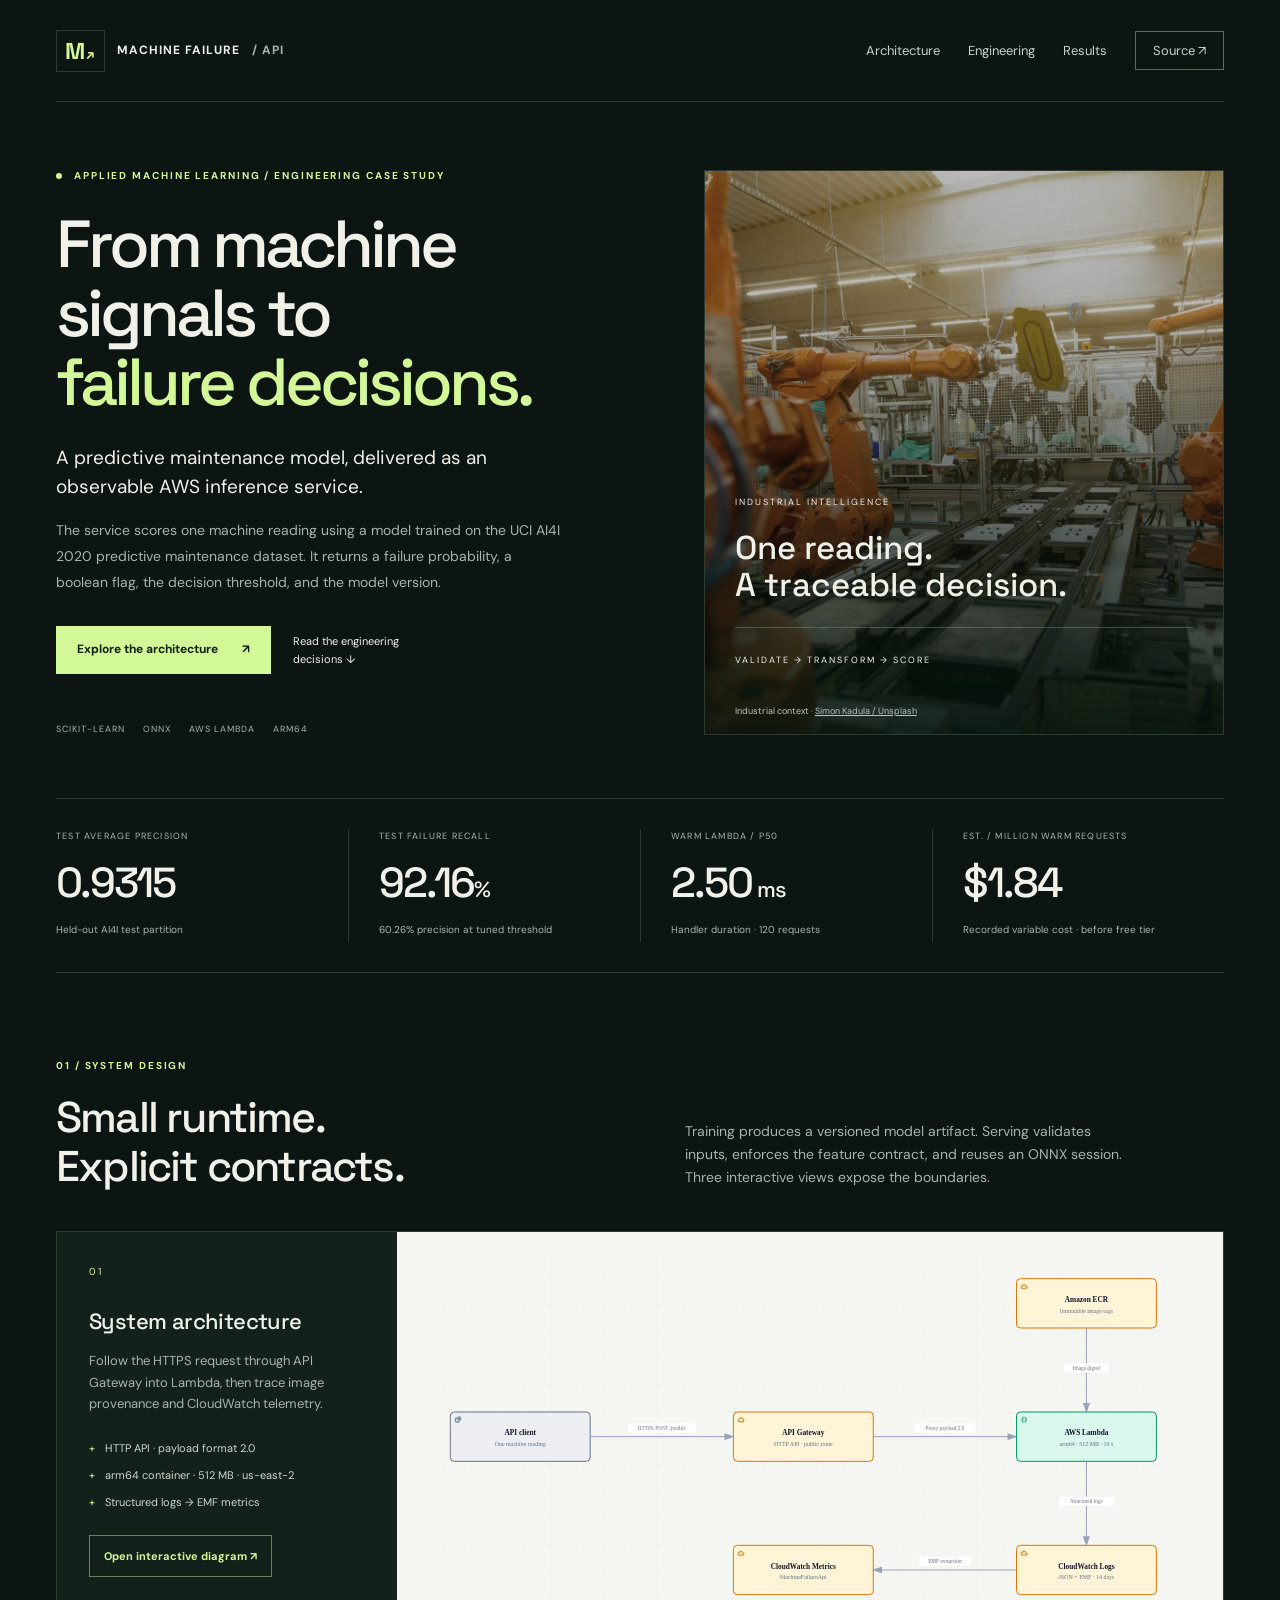
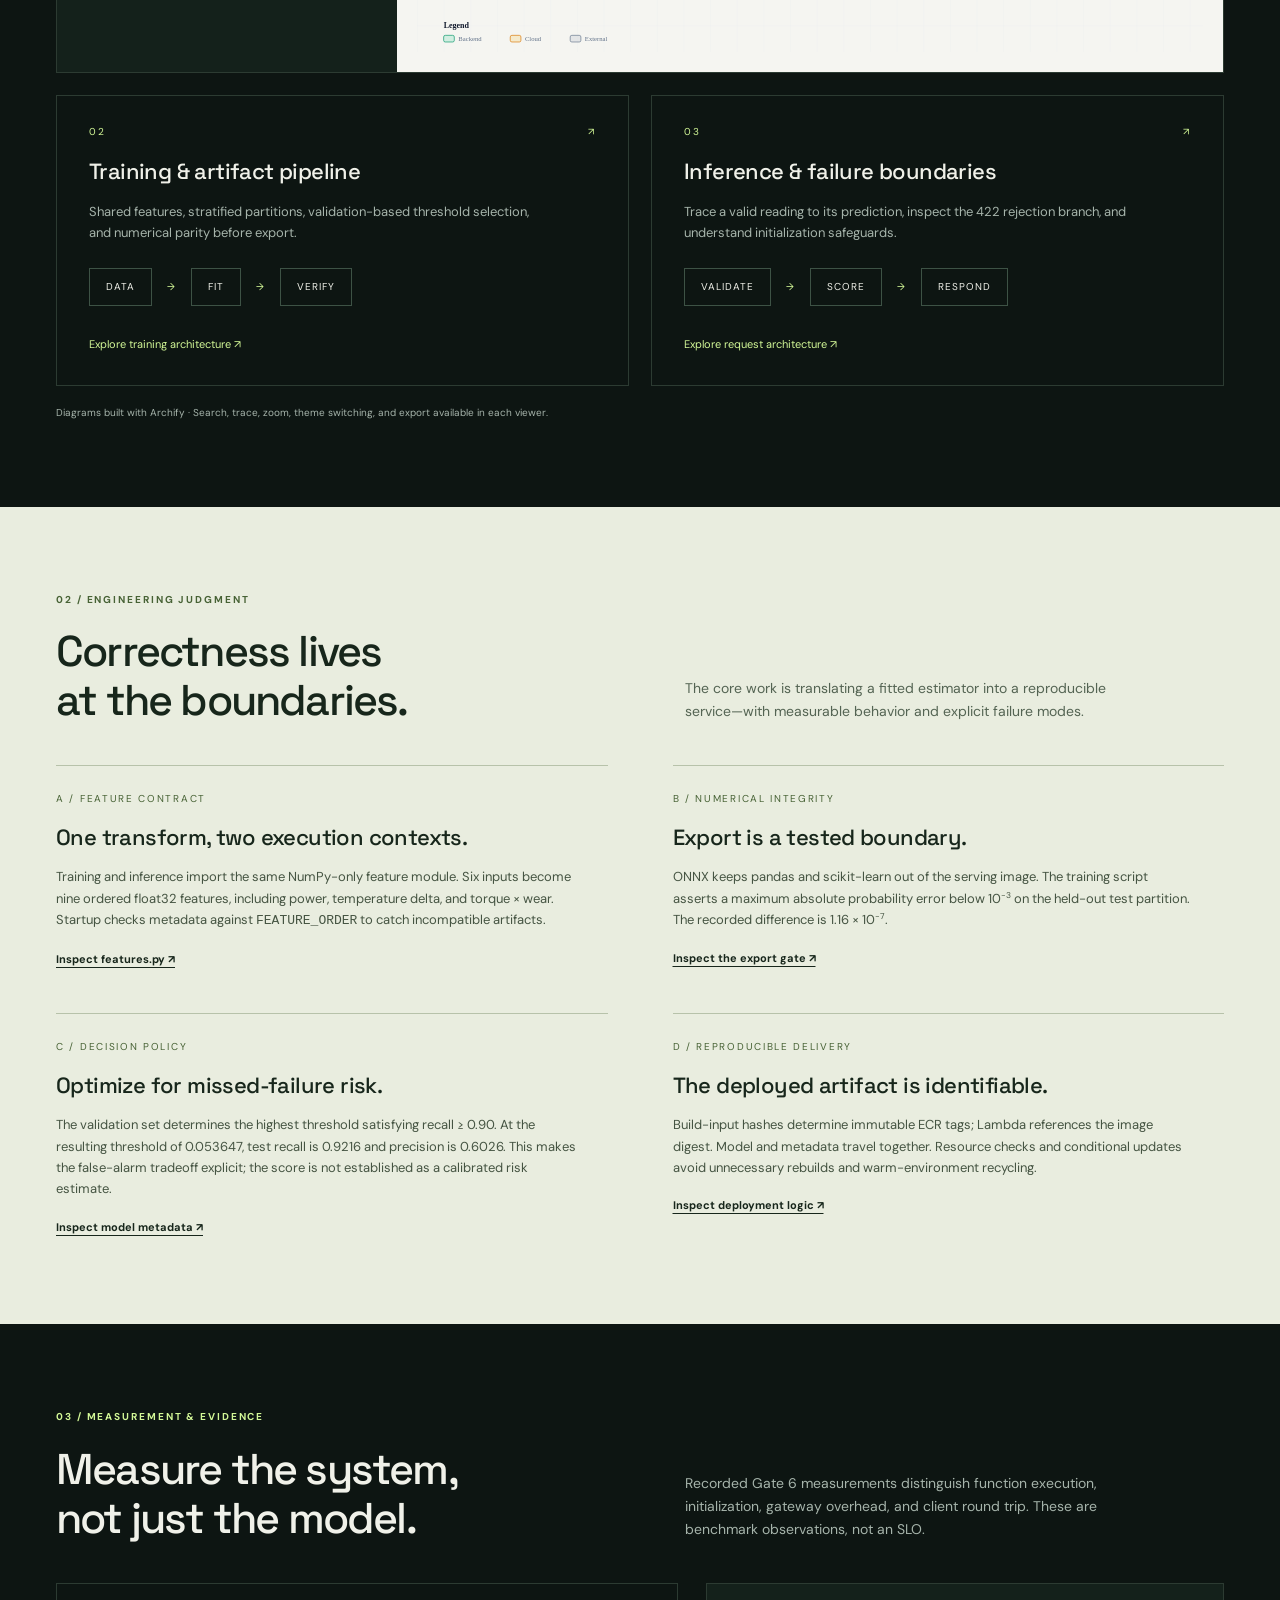
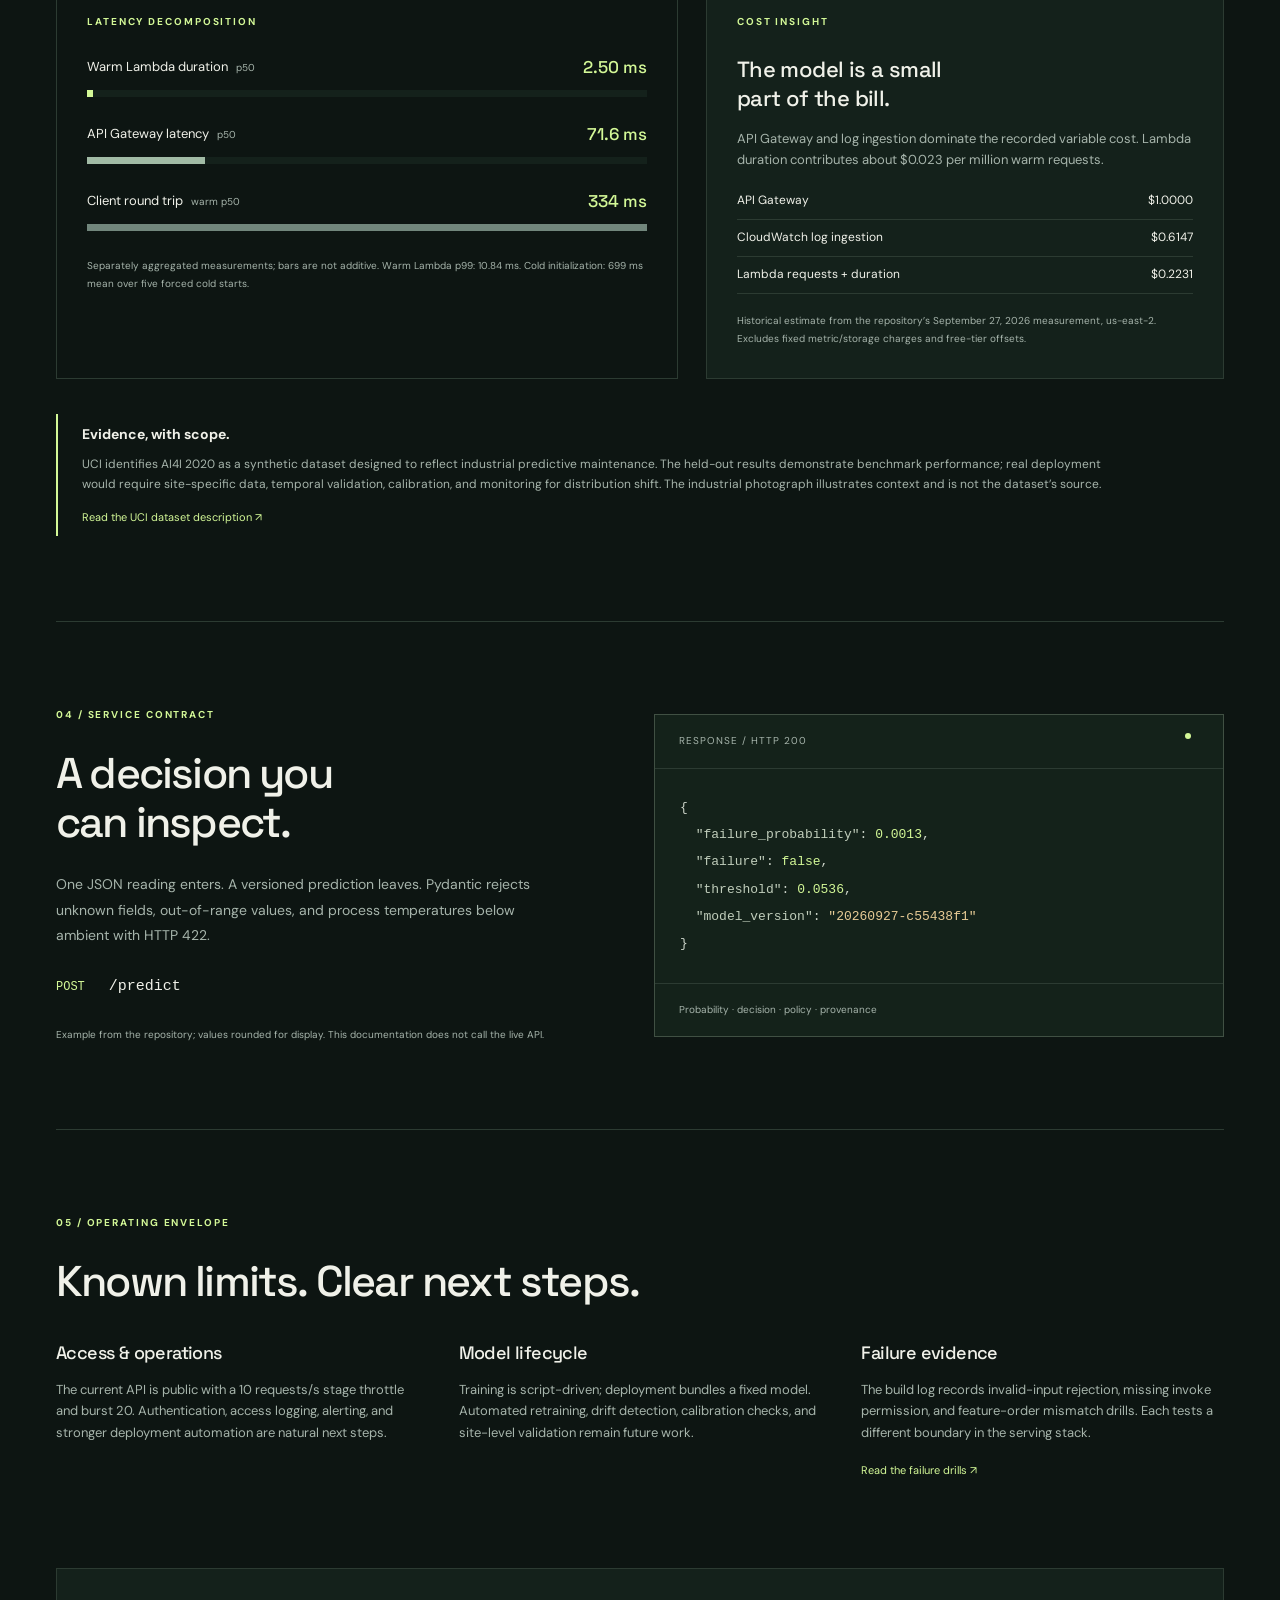
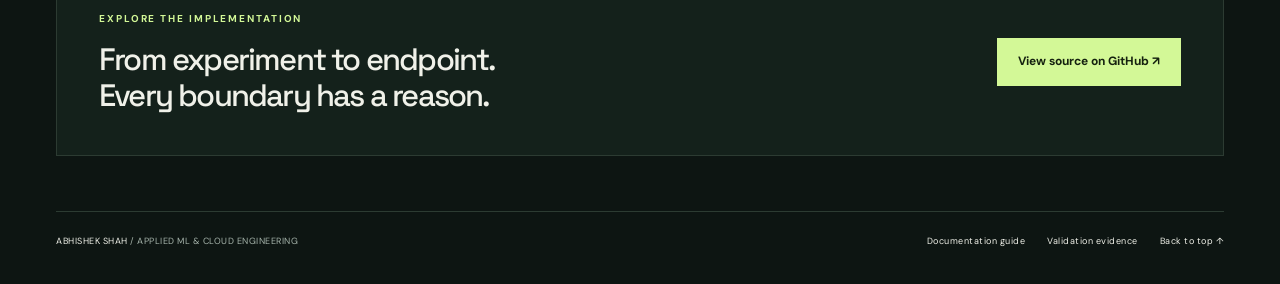
<file: docs/index.html>
<!doctype html>
<html lang="en">
<head>
<meta charset="utf-8"><meta name="viewport" content="width=device-width, initial-scale=1">
<title>Machine Failure API — Applied ML, engineered end to end</title>
<meta name="description" content="An engineering case study in predictive maintenance: gradient boosting, verified ONNX export, and observable serverless inference on AWS.">
<link rel="stylesheet" href="assets/style.css">
</head>
<body>
<a class="skip" href="#main">Skip to content</a>
<header class="nav wrap"><a class="brand" href="#"><span class="mark">M<span>↗</span></span> MACHINE FAILURE <small>/ API</small></a><nav aria-label="Main navigation"><a href="#architecture">Architecture</a><a href="#engineering">Engineering</a><a href="#results">Results</a><a class="repo" href="https://github.com/abh2050/machine-failure-api-aws-ECR">Source ↗</a></nav></header>
<main id="main">
<section class="hero wrap">
<div class="hero-copy"><p class="eyebrow"><span class="dot"></span> APPLIED MACHINE LEARNING / ENGINEERING CASE STUDY</p><h1>From machine<br>signals to<br><em>failure decisions.</em></h1><p class="lead">A predictive maintenance model, delivered as an observable AWS inference service.</p><p class="intro">The service scores one machine reading using a model trained on the UCI AI4I 2020 predictive maintenance dataset. It returns a failure probability, a boolean flag, the decision threshold, and the model version.</p><div class="actions"><a class="button" href="#architecture">Explore the architecture <span>↗</span></a><a class="text-link" href="#engineering">Read the engineering decisions ↓</a></div><div class="stack"><span>SCIKIT-LEARN</span><span>ONNX</span><span>AWS LAMBDA</span><span>ARM64</span></div></div>
<figure class="hero-image"><img src="assets/factory.jpg" alt="Orange industrial robotic arms on an automotive assembly line" width="1800" height="1200"><div class="photo-label"><span>INDUSTRIAL INTELLIGENCE</span><strong>One reading.<br>A traceable decision.</strong><div class="photo-rule"></div><span>VALIDATE → TRANSFORM → SCORE</span></div><figcaption>Industrial context · <a href="https://unsplash.com/photos/a-factory-filled-with-lots-of-orange-machines-8gr6bObQLOI">Simon Kadula / Unsplash</a></figcaption></figure>
</section>
<section class="metrics wrap" aria-label="Recorded project results"><div><span class="metric-label">TEST AVERAGE PRECISION</span><strong>0.9315</strong><small>Held-out AI4I test partition</small></div><div><span class="metric-label">TEST FAILURE RECALL</span><strong>92.16<span>%</span></strong><small>60.26% precision at tuned threshold</small></div><div><span class="metric-label">WARM LAMBDA / P50</span><strong>2.50<span> ms</span></strong><small>Handler duration · 120 requests</small></div><div><span class="metric-label">EST. / MILLION WARM REQUESTS</span><strong>$1.84</strong><small>Recorded variable cost · before free tier</small></div></section>
<section class="section wrap" id="architecture"><div class="section-head"><div><p class="eyebrow">01 / SYSTEM DESIGN</p><h2>Small runtime.<br>Explicit contracts.</h2></div><p>Training produces a versioned model artifact. Serving validates inputs, enforces the feature contract, and reuses an ONNX session. Three interactive views expose the boundaries.</p></div>
<div class="diagram-feature"><div class="diagram-copy"><span class="number">01</span><h3>System architecture</h3><p>Follow the HTTPS request through API Gateway into Lambda, then trace image provenance and CloudWatch telemetry.</p><ul class="facts"><li>HTTP API · payload format 2.0</li><li>arm64 container · 512 MB · us-east-2</li><li>Structured logs → EMF metrics</li></ul><a class="button secondary" href="diagrams/system-architecture.html">Open interactive diagram ↗</a></div><a class="diagram-preview" href="diagrams/system-architecture.html" aria-label="Explore the system architecture"><img src="assets/system-architecture.svg" alt="System architecture linking the client, API Gateway, Lambda, ECR and CloudWatch"></a></div>
<div class="diagram-grid"><a class="diagram-card" href="diagrams/training-pipeline.html"><span class="number">02 <span>↗</span></span><h3>Training &amp; artifact pipeline</h3><p>Shared features, stratified partitions, validation-based threshold selection, and numerical parity before export.</p><div class="mini-flow"><span>DATA</span><b>→</b><span>FIT</span><b>→</b><span>VERIFY</span></div><span class="card-link">Explore training architecture ↗</span></a><a class="diagram-card" href="diagrams/inference-path.html"><span class="number">03 <span>↗</span></span><h3>Inference &amp; failure boundaries</h3><p>Trace a valid reading to its prediction, inspect the 422 rejection branch, and understand initialization safeguards.</p><div class="mini-flow"><span>VALIDATE</span><b>→</b><span>SCORE</span><b>→</b><span>RESPOND</span></div><span class="card-link">Explore request architecture ↗</span></a></div><p class="caption">Diagrams built with Archify · Search, trace, zoom, theme switching, and export available in each viewer.</p></section>
<section class="engineering-band" id="engineering"><div class="section wrap"><div class="section-head"><div><p class="eyebrow">02 / ENGINEERING JUDGMENT</p><h2>Correctness lives<br>at the boundaries.</h2></div><p>The core work is translating a fitted estimator into a reproducible service—with measurable behavior and explicit failure modes.</p></div><div class="decisions"><article><span class="number">A / FEATURE CONTRACT</span><h3>One transform, two execution contexts.</h3><p>Training and inference import the same NumPy-only feature module. Six inputs become nine ordered float32 features, including power, temperature delta, and torque × wear. Startup checks metadata against <code>FEATURE_ORDER</code> to catch incompatible artifacts.</p><a href="../features.py">Inspect features.py ↗</a></article><article><span class="number">B / NUMERICAL INTEGRITY</span><h3>Export is a tested boundary.</h3><p>ONNX keeps pandas and scikit-learn out of the serving image. The training script asserts a maximum absolute probability error below 10<sup>−3</sup> on the held-out test partition. The recorded difference is 1.16 × 10<sup>−7</sup>.</p><a href="../train.py">Inspect the export gate ↗</a></article><article><span class="number">C / DECISION POLICY</span><h3>Optimize for missed-failure risk.</h3><p>The validation set determines the highest threshold satisfying recall ≥ 0.90. At the resulting threshold of 0.053647, test recall is 0.9216 and precision is 0.6026. This makes the false-alarm tradeoff explicit; the score is not established as a calibrated risk estimate.</p><a href="../model/metadata.json">Inspect model metadata ↗</a></article><article><span class="number">D / REPRODUCIBLE DELIVERY</span><h3>The deployed artifact is identifiable.</h3><p>Build-input hashes determine immutable ECR tags; Lambda references the image digest. Model and metadata travel together. Resource checks and conditional updates avoid unnecessary rebuilds and warm-environment recycling.</p><a href="../deploy.sh">Inspect deployment logic ↗</a></article></div></div></section>
<section class="section wrap" id="results"><div class="section-head"><div><p class="eyebrow">03 / MEASUREMENT &amp; EVIDENCE</p><h2>Measure the system,<br>not just the model.</h2></div><p>Recorded Gate 6 measurements distinguish function execution, initialization, gateway overhead, and client round trip. These are benchmark observations, not an SLO.</p></div><div class="results-grid"><article class="latency-panel"><p class="eyebrow">LATENCY DECOMPOSITION</p><div class="latency-row"><span>Warm Lambda duration <small>p50</small></span><strong>2.50 ms</strong><div class="bar" style="--w:1%;--color:var(--lime)"></div></div><div class="latency-row"><span>API Gateway latency <small>p50</small></span><strong>71.6 ms</strong><div class="bar" style="--w:21%;--color:#a1bba5"></div></div><div class="latency-row"><span>Client round trip <small>warm p50</small></span><strong>334 ms</strong><div class="bar" style="--w:100%;--color:#71867c"></div></div><p class="caption">Separately aggregated measurements; bars are not additive. Warm Lambda p99: 10.84 ms. Cold initialization: 699 ms mean over five forced cold starts.</p></article><article class="cost-panel"><p class="eyebrow">COST INSIGHT</p><h3>The model is a small<br>part of the bill.</h3><p>API Gateway and log ingestion dominate the recorded variable cost. Lambda duration contributes about $0.023 per million warm requests.</p><dl><div><dt>API Gateway</dt><dd>$1.0000</dd></div><div><dt>CloudWatch log ingestion</dt><dd>$0.6147</dd></div><div><dt>Lambda requests + duration</dt><dd>$0.2231</dd></div></dl><p class="caption">Historical estimate from the repository’s September 27, 2026 measurement, us-east-2. Excludes fixed metric/storage charges and free-tier offsets.</p></article></div><div class="evidence-note"><strong>Evidence, with scope.</strong><p>UCI identifies AI4I 2020 as a synthetic dataset designed to reflect industrial predictive maintenance. The held-out results demonstrate benchmark performance; real deployment would require site-specific data, temporal validation, calibration, and monitoring for distribution shift. The industrial photograph illustrates context and is not the dataset’s source.</p><a href="https://archive.ics.uci.edu/dataset/601/ai4i+2020+predictive+maintenance+dataset">Read the UCI dataset description ↗</a></div></section>
<section class="section wrap api-section" id="api"><div><p class="eyebrow">04 / SERVICE CONTRACT</p><h2>A decision you<br>can inspect.</h2><p class="intro">One JSON reading enters. A versioned prediction leaves. Pydantic rejects unknown fields, out-of-range values, and process temperatures below ambient with HTTP 422.</p><div class="endpoint"><span>POST</span> /predict</div><p class="caption">Example from the repository; values rounded for display. This documentation does not call the live API.</p></div><div class="code-panel"><div class="code-head"><span>RESPONSE / HTTP 200</span><span class="dot"></span></div><pre><code>{
  <span>"failure_probability"</span>: <b>0.0013</b>,
  <span>"failure"</span>: <b>false</b>,
  <span>"threshold"</span>: <b>0.0536</b>,
  <span>"model_version"</span>: <i>"20260927-c55438f1"</i>
}</code></pre><div class="code-foot">Probability · decision · policy · provenance</div></div></section>
<section class="section wrap next"><p class="eyebrow">05 / OPERATING ENVELOPE</p><h2>Known limits. Clear next steps.</h2><div class="next-grid"><article><h3>Access &amp; operations</h3><p>The current API is public with a 10 requests/s stage throttle and burst 20. Authentication, access logging, alerting, and stronger deployment automation are natural next steps.</p></article><article><h3>Model lifecycle</h3><p>Training is script-driven; deployment bundles a fixed model. Automated retraining, drift detection, calibration checks, and site-level validation remain future work.</p></article><article><h3>Failure evidence</h3><p>The build log records invalid-input rejection, missing invoke permission, and feature-order mismatch drills. Each tests a different boundary in the serving stack.</p><a href="../README.md#gate-7-failure-drills">Read the failure drills ↗</a></article></div></section>
<section class="closing wrap"><div><p class="eyebrow">EXPLORE THE IMPLEMENTATION</p><h2>From experiment to endpoint.<br>Every boundary has a reason.</h2></div><a class="button" href="https://github.com/abh2050/machine-failure-api-aws-ECR">View source on GitHub ↗</a></section>
</main><footer class="wrap"><span>ABHISHEK SHAH <span class="muted">/ APPLIED ML &amp; CLOUD ENGINEERING</span></span><div><a href="README.md">Documentation guide</a><a href="evidence/REVIEW.md">Validation evidence</a><a href="#">Back to top ↑</a></div></footer>
</body></html>
</file>
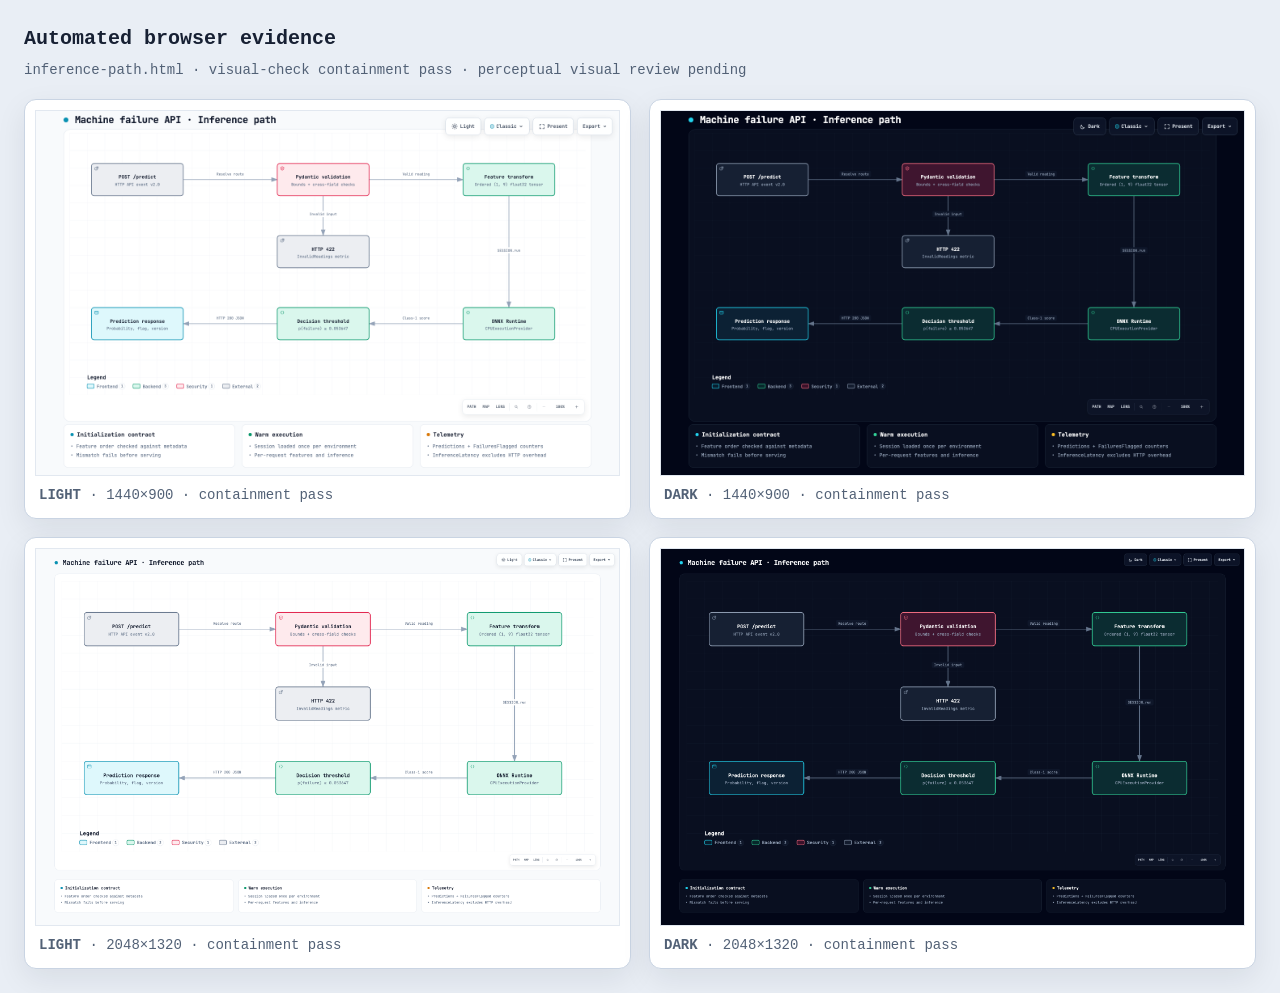
<file: docs/diagrams/inference-path.visual-check.html>
<!doctype html>
<html lang="en">
<head>
<meta charset="utf-8">
<meta name="viewport" content="width=device-width,initial-scale=1">
<title>Archify automated browser evidence · inference-path.html</title>
<style>
*{box-sizing:border-box}body{margin:0;padding:24px;background:#e9eef5;color:#172033;font:14px/1.5 ui-monospace,SFMono-Regular,Menlo,Consolas,monospace}header{max-width:1500px;margin:0 auto 18px}h1{margin:0 0 6px;font-size:20px}p{margin:0;color:#526176}.grid{max-width:1500px;margin:auto;display:grid;grid-template-columns:repeat(2,minmax(0,1fr));gap:18px}figure{margin:0;padding:10px;background:white;border:1px solid #c9d4e3;border-radius:12px;box-shadow:0 10px 30px rgba(15,23,42,.08)}img{display:block;width:100%;height:auto;border:1px solid #e2e8f0}figcaption{padding:9px 4px 2px;color:#526176}@media(max-width:900px){.grid{grid-template-columns:1fr}}
</style>
</head>
<body>
<header><h1>Automated browser evidence</h1><p>inference-path.html · visual-check containment pass · perceptual visual review pending</p></header>
<main class="grid">
      <figure>
        <img src="inference-path.visual-check.1440x900.light.png" alt="light 1440 by 900">
        <figcaption><strong>LIGHT</strong> · 1440×900 · containment pass</figcaption>
      </figure>
      <figure>
        <img src="inference-path.visual-check.1440x900.dark.png" alt="dark 1440 by 900">
        <figcaption><strong>DARK</strong> · 1440×900 · containment pass</figcaption>
      </figure>
      <figure>
        <img src="inference-path.visual-check.2048x1320.light.png" alt="light 2048 by 1320">
        <figcaption><strong>LIGHT</strong> · 2048×1320 · containment pass</figcaption>
      </figure>
      <figure>
        <img src="inference-path.visual-check.2048x1320.dark.png" alt="dark 2048 by 1320">
        <figcaption><strong>DARK</strong> · 2048×1320 · containment pass</figcaption>
      </figure>
</main>
</body>
</html>
</file>
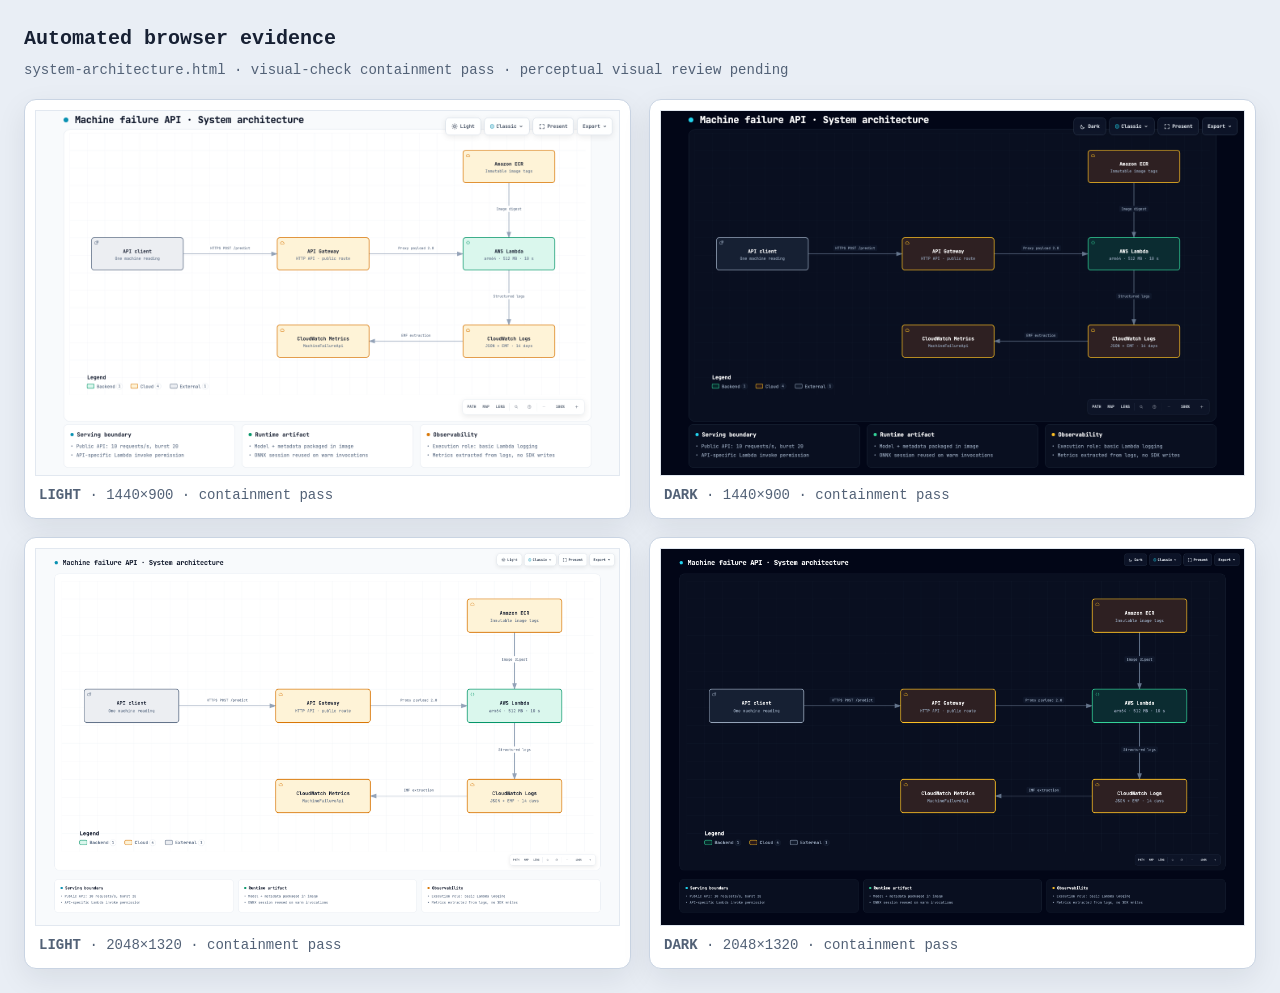
<file: docs/diagrams/system-architecture.visual-check.html>
<!doctype html>
<html lang="en">
<head>
<meta charset="utf-8">
<meta name="viewport" content="width=device-width,initial-scale=1">
<title>Archify automated browser evidence · system-architecture.html</title>
<style>
*{box-sizing:border-box}body{margin:0;padding:24px;background:#e9eef5;color:#172033;font:14px/1.5 ui-monospace,SFMono-Regular,Menlo,Consolas,monospace}header{max-width:1500px;margin:0 auto 18px}h1{margin:0 0 6px;font-size:20px}p{margin:0;color:#526176}.grid{max-width:1500px;margin:auto;display:grid;grid-template-columns:repeat(2,minmax(0,1fr));gap:18px}figure{margin:0;padding:10px;background:white;border:1px solid #c9d4e3;border-radius:12px;box-shadow:0 10px 30px rgba(15,23,42,.08)}img{display:block;width:100%;height:auto;border:1px solid #e2e8f0}figcaption{padding:9px 4px 2px;color:#526176}@media(max-width:900px){.grid{grid-template-columns:1fr}}
</style>
</head>
<body>
<header><h1>Automated browser evidence</h1><p>system-architecture.html · visual-check containment pass · perceptual visual review pending</p></header>
<main class="grid">
      <figure>
        <img src="system-architecture.visual-check.1440x900.light.png" alt="light 1440 by 900">
        <figcaption><strong>LIGHT</strong> · 1440×900 · containment pass</figcaption>
      </figure>
      <figure>
        <img src="system-architecture.visual-check.1440x900.dark.png" alt="dark 1440 by 900">
        <figcaption><strong>DARK</strong> · 1440×900 · containment pass</figcaption>
      </figure>
      <figure>
        <img src="system-architecture.visual-check.2048x1320.light.png" alt="light 2048 by 1320">
        <figcaption><strong>LIGHT</strong> · 2048×1320 · containment pass</figcaption>
      </figure>
      <figure>
        <img src="system-architecture.visual-check.2048x1320.dark.png" alt="dark 2048 by 1320">
        <figcaption><strong>DARK</strong> · 2048×1320 · containment pass</figcaption>
      </figure>
</main>
</body>
</html>
</file>
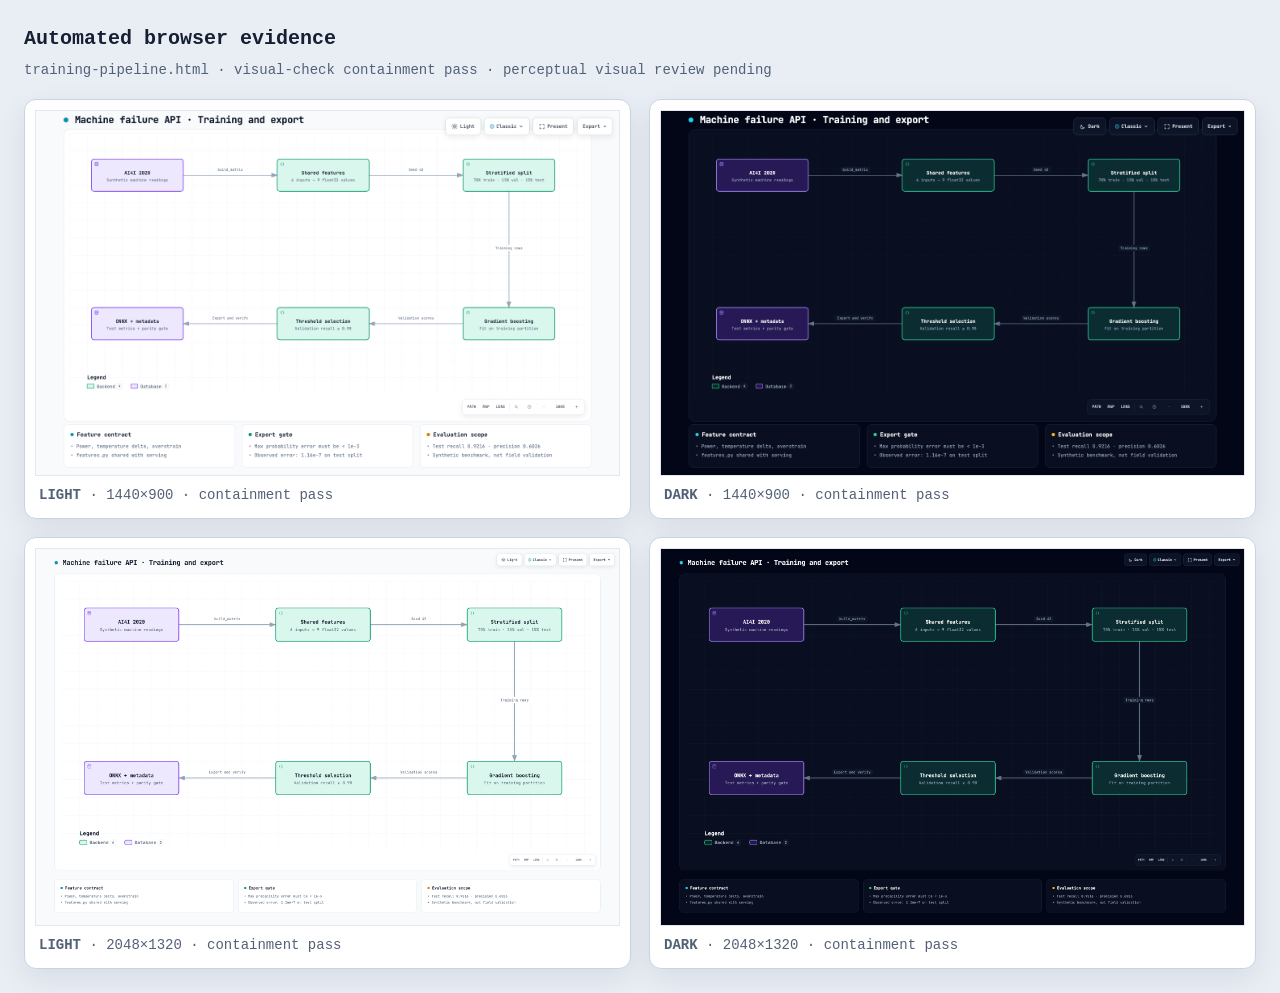
<file: docs/diagrams/training-pipeline.visual-check.html>
<!doctype html>
<html lang="en">
<head>
<meta charset="utf-8">
<meta name="viewport" content="width=device-width,initial-scale=1">
<title>Archify automated browser evidence · training-pipeline.html</title>
<style>
*{box-sizing:border-box}body{margin:0;padding:24px;background:#e9eef5;color:#172033;font:14px/1.5 ui-monospace,SFMono-Regular,Menlo,Consolas,monospace}header{max-width:1500px;margin:0 auto 18px}h1{margin:0 0 6px;font-size:20px}p{margin:0;color:#526176}.grid{max-width:1500px;margin:auto;display:grid;grid-template-columns:repeat(2,minmax(0,1fr));gap:18px}figure{margin:0;padding:10px;background:white;border:1px solid #c9d4e3;border-radius:12px;box-shadow:0 10px 30px rgba(15,23,42,.08)}img{display:block;width:100%;height:auto;border:1px solid #e2e8f0}figcaption{padding:9px 4px 2px;color:#526176}@media(max-width:900px){.grid{grid-template-columns:1fr}}
</style>
</head>
<body>
<header><h1>Automated browser evidence</h1><p>training-pipeline.html · visual-check containment pass · perceptual visual review pending</p></header>
<main class="grid">
      <figure>
        <img src="training-pipeline.visual-check.1440x900.light.png" alt="light 1440 by 900">
        <figcaption><strong>LIGHT</strong> · 1440×900 · containment pass</figcaption>
      </figure>
      <figure>
        <img src="training-pipeline.visual-check.1440x900.dark.png" alt="dark 1440 by 900">
        <figcaption><strong>DARK</strong> · 1440×900 · containment pass</figcaption>
      </figure>
      <figure>
        <img src="training-pipeline.visual-check.2048x1320.light.png" alt="light 2048 by 1320">
        <figcaption><strong>LIGHT</strong> · 2048×1320 · containment pass</figcaption>
      </figure>
      <figure>
        <img src="training-pipeline.visual-check.2048x1320.dark.png" alt="dark 2048 by 1320">
        <figcaption><strong>DARK</strong> · 2048×1320 · containment pass</figcaption>
      </figure>
</main>
</body>
</html>
</file>
<file: docs/assets/style.css>
@import url('https://fonts.googleapis.com/css2?family=DM+Sans:wght@400;500;600;700&family=Space+Grotesk:wght@400;500;600;700&display=swap');
:root{--bg:#0d1512;--panel:#14211b;--text:#f0f1e9;--muted:#a6b4ab;--line:#2c3b32;--lime:#d3f897;--font:'DM Sans',Arial,sans-serif;--display:'Space Grotesk',Arial,sans-serif}*{box-sizing:border-box}html{scroll-behavior:smooth;scroll-padding-top:30px}body{margin:0;background:var(--bg);color:var(--text);font:16px/1.65 var(--font)}a{color:inherit;text-decoration:none}a:hover{color:var(--lime)}a:focus-visible{outline:3px solid var(--lime);outline-offset:6px}.wrap{max-width:1320px;width:calc(100% - 112px);margin-inline:auto}.nav{display:flex;align-items:center;justify-content:space-between;height:102px;border-bottom:1px solid var(--line);gap:30px}.brand{display:flex;align-items:center;gap:12px;font-size:12px;font-weight:700;letter-spacing:1px;white-space:nowrap}.brand small{font-size:12px;color:var(--muted)}.mark{font:700 23px var(--display);color:var(--lime);border:1px solid var(--line);padding:5px 8px}.mark span{font-size:14px}.nav nav{display:flex;gap:28px;align-items:center;font-size:13px;color:#c9d1ca}.repo{border:1px solid #5c6a60;padding:8px 17px}.hero{display:grid;grid-template-columns:1.13fr 1fr;gap:60px;padding-top:66px;padding-bottom:62px;align-items:center}.eyebrow{font-size:10px;font-weight:700;letter-spacing:1.9px;margin:0 0 25px;color:var(--lime)}.dot{display:inline-block;width:6px;height:6px;border-radius:50%;background:var(--lime);margin-right:8px;vertical-align:middle}h1,h2,h3,p{margin-top:0}h1{font:500 clamp(46px,5.2vw,76px)/1.04 var(--display);letter-spacing:-4px;margin-bottom:27px}h1 em{font-style:normal;color:var(--lime)}.lead{font-size:19px;line-height:1.5;max-width:500px;margin-bottom:17px}.intro{font-size:14px;color:var(--muted);max-width:510px;line-height:1.85}.actions{display:flex;gap:22px;align-items:center;margin:30px 0}.button{display:inline-flex;justify-content:space-between;align-items:center;gap:24px;background:var(--lime);color:#15210f;padding:14px 21px;font-size:12px;font-weight:700;white-space:nowrap}.button:hover{background:#e1ffb5;color:#10170a}.text-link{font-size:11px;max-width:145px}.stack{display:flex;gap:18px;font-size:9px;letter-spacing:1px;color:var(--muted);padding-top:18px}.hero-image{position:relative;margin:0;height:565px;border:1px solid var(--line);background:#26362e}.hero-image>img{height:100%;width:100%;object-fit:cover;object-position:46% 50%;filter:brightness(.73) saturate(.68)}.hero-image:after{content:'';position:absolute;inset:0;background:linear-gradient(180deg,transparent 25%,rgba(5,20,12,.87) 100%);pointer-events:none}.photo-label{position:absolute;bottom:62px;left:30px;right:30px;z-index:1}.photo-label>span{font-size:9px;letter-spacing:2px}.photo-label strong{display:block;font:500 33px/1.13 var(--display);margin:16px 0}.photo-rule{height:1px;background:#7b8e7873;margin:23px 0 17px}.hero-image figcaption{position:absolute;bottom:15px;left:30px;right:20px;z-index:1;font-size:9px;color:#b7c3ba}.hero-image figcaption a{text-decoration:underline}.metrics{display:grid;grid-template-columns:repeat(4,1fr);border-block:1px solid var(--line);padding:30px 0}.metrics>div{padding:0 30px;border-left:1px solid var(--line)}.metrics>div:first-child{padding-left:0;border-left:0}.metric-label{font-size:9px;letter-spacing:1.2px;color:var(--muted);display:block}.metrics strong{display:block;font:500 42px var(--display);letter-spacing:-2px;margin:12px 0 6px}.metrics strong span{font-size:22px;letter-spacing:-1px}.metrics small{font-size:10px;color:var(--muted)}.section{padding-block:85px}.section-head{display:grid;grid-template-columns:1fr 1fr;gap:90px;align-items:end;margin-bottom:40px}.section-head .eyebrow{margin-bottom:19px}h2{font:500 43px/1.14 var(--display);letter-spacing:-1.8px;margin-bottom:0}.section-head>p{color:var(--muted);font-size:14px;max-width:450px;margin-bottom:2px}h3{font:500 22px/1.3 var(--display);letter-spacing:-.6px;margin-bottom:15px}.diagram-feature{display:grid;grid-template-columns:340px 1fr;border:1px solid var(--line);background:var(--panel)}.diagram-copy{padding:32px}.number{display:block;font-size:10px;letter-spacing:1.7px;color:var(--lime);margin-bottom:26px}.diagram-copy p,.diagram-card p{font-size:13px;color:var(--muted)}.facts{list-style:none;padding:0;font-size:11px;color:#ced6cc;margin:24px 0}.facts li{margin:9px 0}.facts li:before{content:'+';color:var(--lime);margin-right:10px}.secondary{background:transparent;border:1px solid #6c815c;color:var(--lime);padding:11px 14px;font-size:11px}.diagram-preview{display:flex;align-items:center;justify-content:center;background:#f5f5f1;padding:20px}.diagram-preview img{width:100%;height:auto}.diagram-grid{display:grid;grid-template-columns:1fr 1fr;gap:22px;margin-top:22px}.diagram-card{display:block;padding:28px 32px;border:1px solid var(--line);transition:background .2s,border-color .2s}.diagram-card:hover{background:var(--panel);border-color:#829966;color:var(--text)}.diagram-card .number{display:flex;justify-content:space-between;margin-bottom:17px}.diagram-card p{max-width:460px}.mini-flow{display:flex;gap:15px;align-items:center;margin:24px 0;font-size:10px;letter-spacing:1px}.mini-flow span{border:1px solid #3d5245;padding:10px 16px}.mini-flow b{font-weight:400;color:var(--lime)}.card-link{font-size:11px;color:var(--lime)}.caption{font-size:10px;color:var(--muted);line-height:1.8;margin-top:18px;margin-bottom:0}.engineering-band{background:#e9eddf;color:#17261b}.engineering-band .eyebrow,.engineering-band .number{color:#476235}.engineering-band .section-head>p{color:#546453}.decisions{display:grid;grid-template-columns:1fr 1fr;gap:42px 65px}.decisions article{border-top:1px solid #b7c2aa;padding-top:25px}.decisions .number{margin-bottom:15px}.decisions p{font-size:13px;color:#455442;max-width:520px}.decisions a{font-size:11px;font-weight:700;text-decoration:underline;text-underline-offset:4px}.decisions a:hover{color:#385c24}code{font-family:ui-monospace,SFMono-Regular,Consolas,monospace}sup{font-size:.65em}.results-grid{display:grid;grid-template-columns:1.2fr 1fr;gap:28px}.latency-panel,.cost-panel{padding:30px;border:1px solid var(--line)}.latency-row{display:grid;grid-template-columns:1fr auto;gap:12px;font-size:13px;margin:26px 0}.latency-row small{display:inline-block;color:var(--muted);font-size:10px;margin-left:5px}.latency-row strong{font:500 17px var(--display);color:var(--lime)}.bar{grid-column:1 / -1;height:7px;background:var(--panel);position:relative}.bar:after{content:'';display:block;height:100%;width:var(--w);min-width:3px;background:var(--color)}.cost-panel{background:var(--panel)}.cost-panel p:not(.eyebrow):not(.caption){font-size:13px;color:var(--muted)}dl{font-size:12px}dl>div{display:flex;justify-content:space-between;padding:8px 0;border-bottom:1px solid var(--line)}dd{margin-left:10px}.evidence-note{border-left:2px solid var(--lime);padding:7px 0 7px 24px;margin-top:35px;max-width:1050px}.evidence-note strong{font-size:14px}.evidence-note p{font-size:12px;color:var(--muted);margin:8px 0}.evidence-note a{font-size:11px;color:var(--lime)}.api-section{display:grid;grid-template-columns:1fr 1.1fr;gap:80px;border-top:1px solid var(--line);align-items:center}.api-section h2{margin-bottom:25px}.endpoint{font-family:monospace;font-size:15px;margin:26px 0}.endpoint span{color:var(--lime);margin-right:15px;font-size:12px}.code-panel{border:1px solid #405043;background:#14221a;min-width:0}.code-head,.code-foot{padding:18px 24px;font-size:10px;letter-spacing:1px;color:var(--muted)}.code-head{display:flex;justify-content:space-between;border-bottom:1px solid var(--line)}pre{padding:25px;margin:0;overflow:auto;font-size:13px;line-height:2.1;color:#cdd5ca}pre span{color:#c0cdbb}pre b{font-weight:400;color:var(--lime)}pre i{font-style:normal;color:#e8cc96}.code-foot{border-top:1px solid var(--line);letter-spacing:0}.next{border-top:1px solid var(--line)}.next-grid{display:grid;grid-template-columns:repeat(3,1fr);gap:40px;margin-top:35px}.next-grid h3{font-size:18px}.next-grid p{font-size:13px;color:var(--muted)}.next-grid a{font-size:11px;color:var(--lime)}.closing{padding:42px;background:var(--panel);display:flex;justify-content:space-between;align-items:center;gap:35px;border:1px solid var(--line);margin-bottom:55px}.closing h2{font-size:31px}.closing .eyebrow{margin-bottom:15px}footer{display:flex;justify-content:space-between;font-size:9px;letter-spacing:.5px;padding-block:22px 36px;border-top:1px solid var(--line);gap:25px}footer>div{display:flex;gap:22px}.muted{color:var(--muted)}.skip{position:absolute;top:-70px;padding:12px;background:var(--lime);color:#111;z-index:5}.skip:focus{top:0}@media(min-width:1600px){.hero{gap:90px}.hero-image{height:590px}}@media(max-width:1050px){.wrap{width:calc(100% - 56px)}.hero{gap:30px}.hero-image{height:530px}h1{letter-spacing:-2.5px}.actions{align-items:flex-start;flex-direction:column;gap:14px}.text-link{max-width:none}.metrics>div{padding:0 18px}.metrics strong{font-size:34px}.section-head{gap:40px}.diagram-feature{grid-template-columns:300px 1fr}.diagram-copy{padding:24px}.api-section{gap:35px}.stack{gap:12px;font-size:8px}}@media(max-width:720px){.wrap{width:calc(100% - 36px)}.nav{height:auto;min-height:90px;flex-wrap:wrap;gap:15px;padding-block:18px}.nav nav{gap:20px;font-size:11px}.brand{font-size:11px}.repo{padding:4px 10px}.hero{grid-template-columns:1fr;padding-top:40px;gap:35px;padding-bottom:35px}h1{font-size:56px;letter-spacing:-3px}.hero-image{height:390px}.hero-copy .eyebrow{font-size:8px}.actions{flex-direction:row;align-items:center;gap:18px}.text-link{max-width:130px}.button{white-space:normal}.metrics{grid-template-columns:1fr 1fr;gap:25px 0}.metrics>div{padding:0 12px!important}.metrics>div:nth-child(odd){border-left:0;padding-left:0!important}.metrics strong{font-size:35px}.metric-label{font-size:8px}.metrics small{font-size:9px}.section{padding-block:52px}.section-head{grid-template-columns:1fr;gap:23px;margin-bottom:28px}h2{font-size:35px}.diagram-feature,.diagram-grid,.decisions,.results-grid,.api-section,.next-grid{grid-template-columns:1fr}.diagram-preview{padding:8px;min-height:260px}.diagram-copy{padding:25px}.diagram-card{padding:25px}.mini-flow{gap:10px;font-size:9px}.mini-flow span{padding:9px 10px}.decisions{gap:30px}.api-section{gap:25px}.next-grid{gap:24px}.closing{padding:28px;flex-direction:column;align-items:flex-start}.closing h2{font-size:27px}footer{flex-direction:column;gap:15px}footer>div{gap:17px}pre{font-size:11px;padding:17px}.latency-panel,.cost-panel{padding:23px}}@media(prefers-reduced-motion:reduce){html{scroll-behavior:auto}*{transition:none!important}}
/* Allow intrinsic image and code widths to shrink inside responsive grids. */
.hero>*{min-width:0}.diagram-feature>*,.api-section>*,.results-grid>*{min-width:0}
@media(max-width:720px){.hero{grid-template-columns:minmax(0,1fr)}h1{font-size:clamp(42px,12.3vw,56px)}.actions{flex-wrap:wrap}.stack{flex-wrap:wrap}.hero-image{width:100%;min-width:0}.section-head,.diagram-feature,.diagram-grid,.decisions,.results-grid,.api-section,.next-grid{grid-template-columns:minmax(0,1fr)}}
</file>
